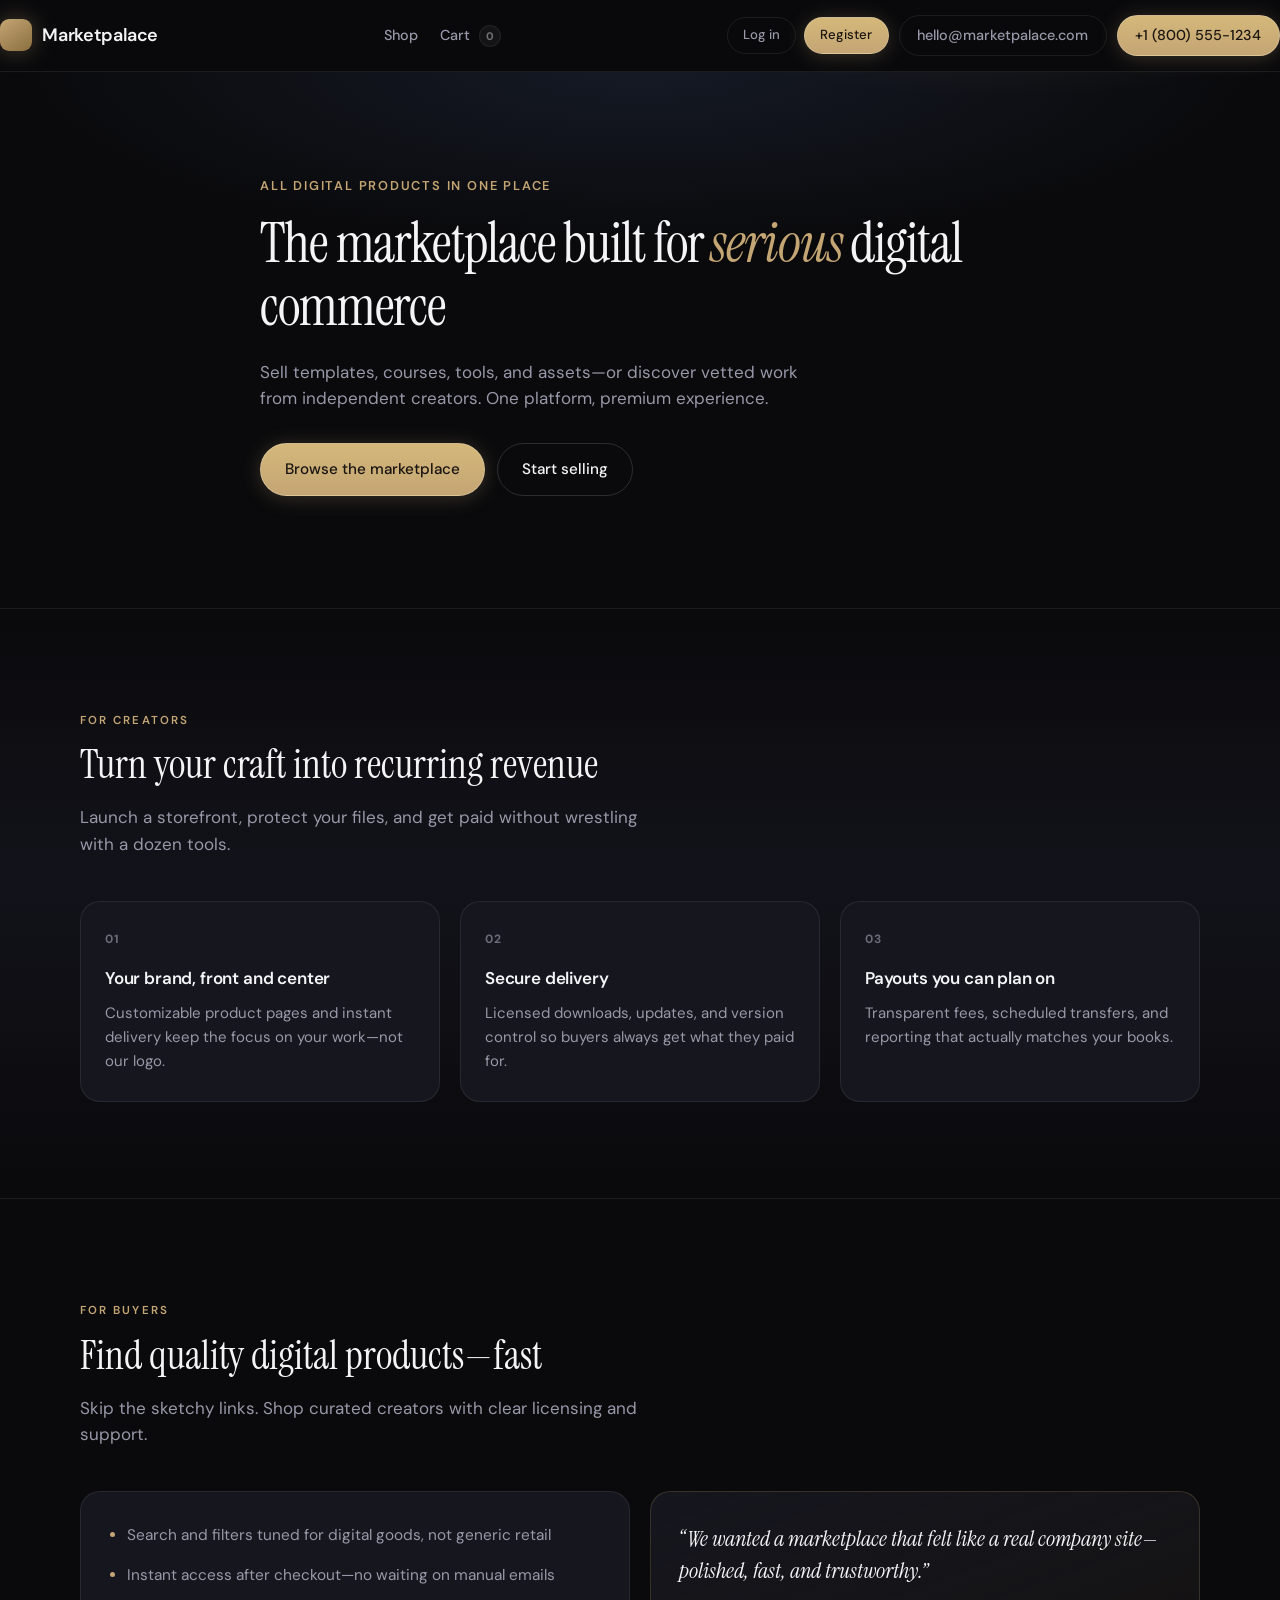
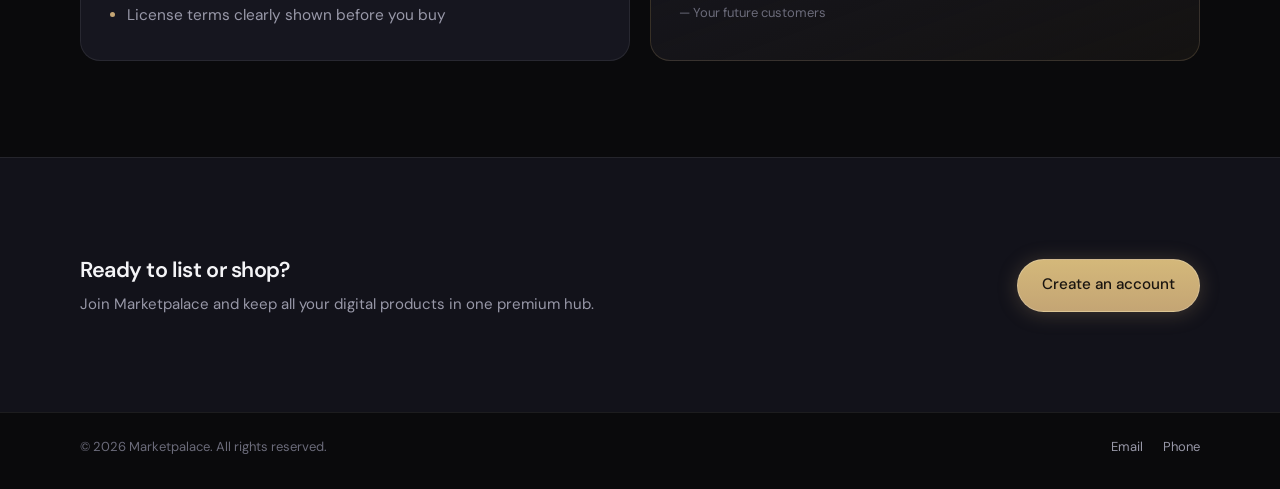
<file: index.html>
<!DOCTYPE html>
<html lang="en">
<head>
    <meta charset="UTF-8">
    <meta name="viewport" content="width=device-width, initial-scale=1.0">
    <title>Marketpalace — Digital Products Marketplace</title>
    <link rel="preconnect" href="https://fonts.googleapis.com">
    <link rel="preconnect" href="https://fonts.gstatic.com" crossorigin>
    <link href="https://fonts.googleapis.com/css2?family=DM+Sans:ital,opsz,wght@0,9..40,400;0,9..40,500;0,9..40,600;0,9..40,700;1,9..40,400&family=Instrument+Serif:ital@0;1&display=swap" rel="stylesheet">
    <link rel="stylesheet" href="style.css">
</head>
<body>
    <header class="site-header">
        <div class="container header-inner">
            <a href="index.html" class="logo" aria-label="Marketpalace home">
                <span class="logo-mark" aria-hidden="true"></span>
                <span class="logo-text">Marketpalace</span>
            </a>
            <nav class="header-nav-main" aria-label="Marketplace">
                <a href="shop.html">Shop</a>
                <a href="checkout.html" class="header-cart-link">Cart <span class="badge" data-mp-cart-count>0</span></a>
            </nav>
            <div class="header-actions">
                <span id="auth-links" class="header-auth-slot"></span>
                <a class="btn btn-ghost header-contact-email" href="mailto:hello@marketpalace.com">hello@marketpalace.com</a>
                <a class="btn btn-primary" href="tel:+18005551234">+1 (800) 555-1234</a>
            </div>
        </div>
    </header>

    <main>
        <section class="hero">
            <div class="hero-glow" aria-hidden="true"></div>
            <div class="container hero-inner">
                <p class="hero-eyebrow">All digital products in one place</p>
                <h1 class="hero-title">The marketplace built for <em>serious</em> digital commerce</h1>
                <p class="hero-lead">Sell templates, courses, tools, and assets—or discover vetted work from independent creators. One platform, premium experience.</p>
                <div class="hero-cta">
                    <a class="btn btn-primary btn-lg" href="shop.html">Browse the marketplace</a>
                    <a class="btn btn-outline btn-lg" href="register.html">Start selling</a>
                </div>
            </div>
        </section>

        <section class="section section-creators" id="for-creators" aria-labelledby="creators-heading">
            <div class="container">
                <div class="section-header">
                    <span class="section-label">For creators</span>
                    <h2 id="creators-heading" class="section-title">Turn your craft into recurring revenue</h2>
                    <p class="section-intro">Launch a storefront, protect your files, and get paid without wrestling with a dozen tools.</p>
                </div>
                <div class="feature-grid">
                    <article class="feature-card">
                        <div class="feature-icon" aria-hidden="true">01</div>
                        <h3 class="feature-title">Your brand, front and center</h3>
                        <p class="feature-copy">Customizable product pages and instant delivery keep the focus on your work—not our logo.</p>
                    </article>
                    <article class="feature-card">
                        <div class="feature-icon" aria-hidden="true">02</div>
                        <h3 class="feature-title">Secure delivery</h3>
                        <p class="feature-copy">Licensed downloads, updates, and version control so buyers always get what they paid for.</p>
                    </article>
                    <article class="feature-card">
                        <div class="feature-icon" aria-hidden="true">03</div>
                        <h3 class="feature-title">Payouts you can plan on</h3>
                        <p class="feature-copy">Transparent fees, scheduled transfers, and reporting that actually matches your books.</p>
                    </article>
                </div>
            </div>
        </section>

        <section class="section section-buyers" id="for-buyers" aria-labelledby="buyers-heading">
            <div class="container">
                <div class="section-header">
                    <span class="section-label">For buyers</span>
                    <h2 id="buyers-heading" class="section-title">Find quality digital products—fast</h2>
                    <p class="section-intro">Skip the sketchy links. Shop curated creators with clear licensing and support.</p>
                </div>
                <div class="buyer-split">
                    <div class="buyer-panel">
                        <ul class="checklist">
                            <li>Search and filters tuned for digital goods, not generic retail</li>
                            <li>Instant access after checkout—no waiting on manual emails</li>
                            <li>License terms clearly shown before you buy</li>
                        </ul>
                    </div>
                    <div class="buyer-panel buyer-panel-accent">
                        <blockquote class="buyer-quote">
                            <p>“We wanted a marketplace that felt like a real company site—polished, fast, and trustworthy.”</p>
                            <footer>— Your future customers</footer>
                        </blockquote>
                    </div>
                </div>
            </div>
        </section>

        <section class="section cta-band">
            <div class="container cta-band-inner">
                <div>
                    <h2 class="cta-title">Ready to list or shop?</h2>
                    <p class="cta-sub">Join Marketpalace and keep all your digital products in one premium hub.</p>
                </div>
                <a class="btn btn-primary btn-lg" href="register.html">Create an account</a>
            </div>
        </section>
    </main>

    <footer class="site-footer">
        <div class="container footer-inner">
            <p class="footer-brand">© <span id="year"></span> Marketpalace. All rights reserved.</p>
            <div class="footer-links">
                <a href="mailto:hello@marketpalace.com">Email</a>
                <a href="tel:+18005551234">Phone</a>
            </div>
        </div>
    </footer>

    <script src="js/marketpalace.js"></script>
    <script>
        document.getElementById("year").textContent = new Date().getFullYear();
    </script>
</body>
</html>
</file>
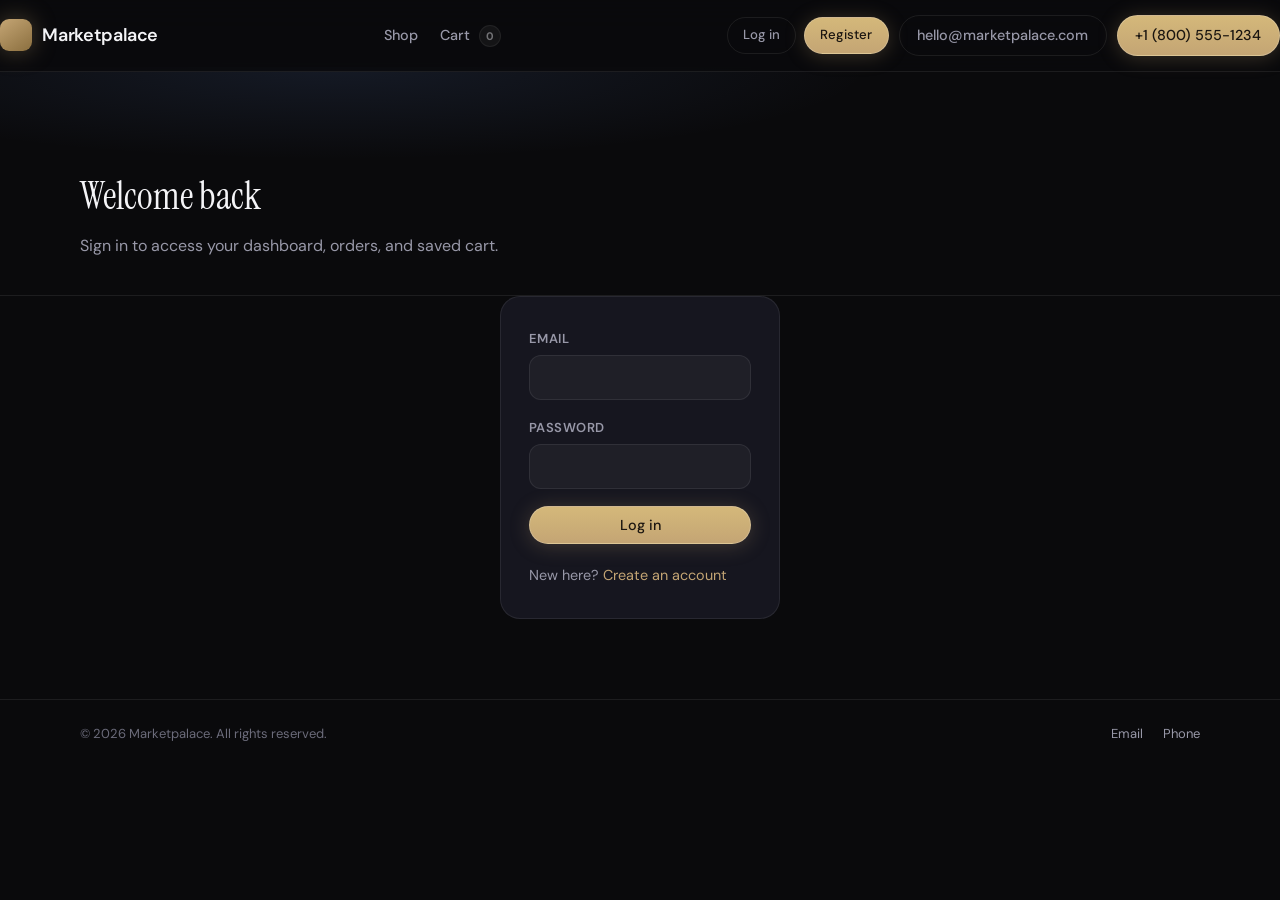
<file: checkout.html>
<!DOCTYPE html>
<html lang="en">
<head>
    <meta charset="UTF-8">
    <meta name="viewport" content="width=device-width, initial-scale=1.0">
    <title>Checkout — Marketpalace</title>
    <link rel="preconnect" href="https://fonts.googleapis.com">
    <link rel="preconnect" href="https://fonts.gstatic.com" crossorigin>
    <link href="https://fonts.googleapis.com/css2?family=DM+Sans:ital,opsz,wght@0,9..40,400;0,9..40,500;0,9..40,600;0,9..40,700;1,9..40,400&family=Instrument+Serif:ital@0;1&display=swap" rel="stylesheet">
    <link rel="stylesheet" href="style.css">
</head>
<body>
    <script src="js/marketpalace.js"></script>
    <script>
        if (!MarketpalaceApp.isLoggedIn()) {
            window.location.replace("login.html?next=" + encodeURIComponent("checkout.html"));
        }
    </script>

    <header class="site-header">
        <div class="container header-inner">
            <a href="index.html" class="logo" aria-label="Marketpalace home">
                <span class="logo-mark" aria-hidden="true"></span>
                <span class="logo-text">Marketpalace</span>
            </a>
            <nav class="header-nav-main" aria-label="Marketplace">
                <a href="shop.html">Shop</a>
                <a href="checkout.html" class="header-cart-link" aria-current="page">Cart <span class="badge" data-mp-cart-count>0</span></a>
            </nav>
            <div class="header-actions">
                <span id="auth-links" class="header-auth-slot"></span>
                <a class="btn btn-ghost header-contact-email" href="mailto:hello@marketpalace.com">hello@marketpalace.com</a>
                <a class="btn btn-primary" href="tel:+18005551234">+1 (800) 555-1234</a>
            </div>
        </div>
    </header>

    <main class="page-main">
        <div class="page-hero-mini">
            <div class="container">
                <h1 class="page-title">Checkout</h1>
                <p class="page-lead">Review your cart. This demo records the order locally—no real charges are processed.</p>
                <p class="danger-muted" role="note">Reminder: passwords and carts are stored in your browser only, not on a secure server.</p>
            </div>
        </div>
        <div class="container checkout-split stack-gap">
            <div class="cart-table-wrap" id="cart-section">
                <table class="cart-table" aria-label="Shopping cart">
                    <thead>
                        <tr>
                            <th>Product</th>
                            <th>Price</th>
                            <th>Qty</th>
                            <th>Line</th>
                        </tr>
                    </thead>
                    <tbody id="cart-rows"></tbody>
                </table>
                <div id="cart-empty" class="empty-state" hidden aria-live="polite">
                    <p>Your cart is empty. <a href="shop.html">Browse the marketplace</a>.</p>
                </div>
            </div>
            <div class="stack-gap">
                <div class="panel-card">
                    <h2 class="panel-title">Order summary</h2>
                    <div class="summary-rows">
                        <div class="summary-split">
                            <span class="summary-muted">Subtotal</span>
                            <span id="summary-subtotal"></span>
                        </div>
                        <div class="summary-split">
                            <span class="summary-muted">Tax &amp; fees</span>
                            <span>Included — demo only</span>
                        </div>
                        <div class="summary-split summary-total">
                            <span class="summary-muted">Due today</span>
                            <span id="summary-total"></span>
                        </div>
                    </div>
                    <button type="button" class="btn btn-primary full-width-btn" style="margin-top:1.25rem" id="checkout-btn">Complete purchase</button>
                    <div id="checkout-message" class="form-message form-footer-note" data-variant="error" hidden role="alert" style="margin-top: 0.75rem;"></div>
                </div>
                <div class="panel-card">
                    <h2 class="panel-title">Payment (placeholder)</h2>
                    <p class="panel-intro">Card fields are omitted in this starter build. Completing checkout stores the order locally for your dashboard.</p>
                    <label class="field-label" for="pay-notes">Buyer note (optional)</label>
                    <textarea id="pay-notes" name="notes" class="textarea-field" rows="3" placeholder="Instructions for delivery, PO number…"></textarea>
                </div>
            </div>
        </div>
    </main>

    <footer class="site-footer">
        <div class="container footer-inner">
            <p class="footer-brand">© <span id="year"></span> Marketpalace. All rights reserved.</p>
            <div class="footer-links">
                <a href="mailto:hello@marketpalace.com">Email</a>
                <a href="tel:+18005551234">Phone</a>
            </div>
        </div>
    </footer>

    <script>
        document.getElementById("year").textContent = new Date().getFullYear();

        function renderCheckout() {
            var pack = MarketpalaceApp.getCartWithProducts();
            var tbody = document.getElementById("cart-rows");
            var empty = document.getElementById("cart-empty");
            var table = tbody.closest(".cart-table-wrap").querySelector(".cart-table");

            if (pack.rows.length === 0) {
                table.hidden = true;
                empty.hidden = false;
                document.getElementById("checkout-btn").disabled = true;
                document.getElementById("summary-subtotal").textContent = MarketpalaceApp.formatMoney(0);
                document.getElementById("summary-total").textContent = MarketpalaceApp.formatMoney(0);
                return;
            }

            table.hidden = false;
            empty.hidden = true;
            document.getElementById("checkout-btn").disabled = false;

            tbody.innerHTML = pack.rows
                .map(function (row) {
                    var p = row.product;
                    var id = MarketpalaceApp.escapeHtml(p.id);
                    var title = MarketpalaceApp.escapeHtml(p.title);
                    return (
                        "<tr>" +
                        "<td>" + title + "</td>" +
                        "<td>" + MarketpalaceApp.formatMoney(p.price) + "</td>" +
                        '<td><span class="qty-controls">' +
                        '<button type="button" class="qty-btn" data-qty-change="' +
                        id +
                        '" data-delta="-1" aria-label="Decrease quantity">−</button>' +
                        '<span>' +
                        row.qty +
                        "</span>" +
                        '<button type="button" class="qty-btn" data-qty-change="' +
                        id +
                        '" data-delta="1" aria-label="Increase quantity">+</button>' +
                        "</span></td>" +
                        "<td>" + MarketpalaceApp.formatMoney(row.lineTotal) + "</td>" +
                        "</tr>"
                    );
                })
                .join("");

            document.getElementById("summary-subtotal").textContent = MarketpalaceApp.formatMoney(pack.subtotal);
            document.getElementById("summary-total").textContent = MarketpalaceApp.formatMoney(pack.subtotal);
        }

        document.addEventListener("DOMContentLoaded", function () {
            renderCheckout();

            document.getElementById("cart-rows").addEventListener("click", function (e) {
                var btn = e.target.closest("[data-qty-change]");
                if (!btn) return;
                var pid = btn.getAttribute("data-qty-change");
                var delta = parseInt(btn.getAttribute("data-delta"), 10);
                if (!pid || isNaN(delta)) return;

                var cart = MarketpalaceApp.getCart();
                var qty = 0;
                for (var i = 0; i < cart.length; i++) {
                    if (cart[i].productId === pid) qty = cart[i].qty || 1;
                }
                var nextQty = qty + delta;
                MarketpalaceApp.setLineQty(pid, nextQty);
                renderCheckout();
            });

            document.getElementById("checkout-btn").addEventListener("click", function () {
                var box = document.getElementById("checkout-message");
                box.hidden = true;

                var res = MarketpalaceApp.placeOrder();
                if (!res.ok) {
                    box.textContent = res.error || "Checkout failed.";
                    box.setAttribute("data-variant", "error");
                    box.hidden = false;
                    renderCheckout();
                    return;
                }

                MarketpalaceApp.refreshHeaderChrome();
                window.location.href = "dashboard.html";
            });

            window.addEventListener("focus", renderCheckout);
        });
    </script>
</body>
</html>
</file>
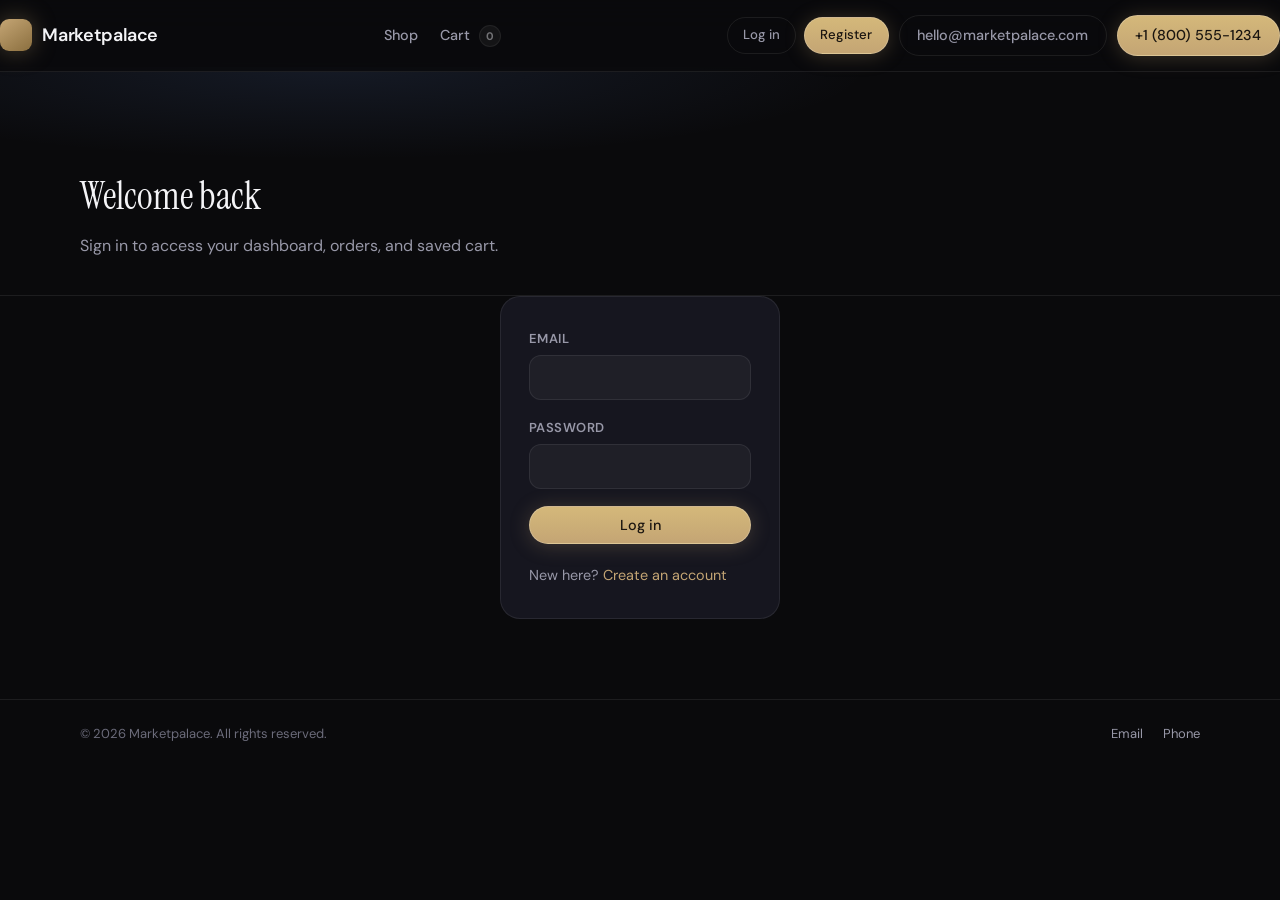
<file: dashboard.html>
<!DOCTYPE html>
<html lang="en">
<head>
    <meta charset="UTF-8">
    <meta name="viewport" content="width=device-width, initial-scale=1.0">
    <title>Dashboard — Marketpalace</title>
    <link rel="preconnect" href="https://fonts.googleapis.com">
    <link rel="preconnect" href="https://fonts.gstatic.com" crossorigin>
    <link href="https://fonts.googleapis.com/css2?family=DM+Sans:ital,opsz,wght@0,9..40,400;0,9..40,500;0,9..40,600;0,9..40,700;1,9..40,400&family=Instrument+Serif:ital@0;1&display=swap" rel="stylesheet">
    <link rel="stylesheet" href="style.css">
</head>
<body>
    <script src="js/marketpalace.js"></script>
    <script>
        if (!MarketpalaceApp.isLoggedIn()) {
            window.location.replace("login.html?next=" + encodeURIComponent("dashboard.html"));
        }
    </script>

    <header class="site-header">
        <div class="container header-inner">
            <a href="index.html" class="logo" aria-label="Marketpalace home">
                <span class="logo-mark" aria-hidden="true"></span>
                <span class="logo-text">Marketpalace</span>
            </a>
            <nav class="header-nav-main" aria-label="Marketplace">
                <a href="shop.html">Shop</a>
                <a href="checkout.html" class="header-cart-link">Cart <span class="badge" data-mp-cart-count>0</span></a>
            </nav>
            <div class="header-actions">
                <span id="auth-links" class="header-auth-slot"></span>
                <a class="btn btn-ghost header-contact-email" href="mailto:hello@marketpalace.com">hello@marketpalace.com</a>
                <a class="btn btn-primary" href="tel:+18005551234">+1 (800) 555-1234</a>
            </div>
        </div>
    </header>

    <main class="page-main">
        <div class="page-hero-mini">
            <div class="container">
                <h1 class="page-title" id="dash-welcome-title">Dashboard</h1>
                <p class="page-lead" id="dash-welcome-lead">Manage your orders and listings.</p>
            </div>
        </div>
        <div class="container dashboard-grid">
            <div class="stack-gap">
                <div class="panel-card">
                    <h2 class="panel-title">Your orders</h2>
                    <p class="panel-intro">Purchases made from this browser are listed here (demo only).</p>
                    <div id="orders-list" class="order-list"></div>
                </div>

                <div class="panel-card" id="creator-upload" hidden>
                    <h2 class="panel-title">Upload a product</h2>
                    <p class="panel-intro">File names are stored with the listing. No server upload—this is a front-end prototype.</p>
                    <form id="upload-form" class="form-stack" novalidate>
                        <div id="upload-message" class="form-message" data-variant="error" hidden role="alert"></div>
                        <div>
                            <label class="field-label" for="product-title">Title</label>
                            <input id="product-title" name="title" type="text" class="input-field" required>
                        </div>
                        <div>
                            <label class="field-label" for="product-desc">Description</label>
                            <textarea id="product-desc" name="description" class="textarea-field" rows="4" required></textarea>
                        </div>
                        <div>
                            <label class="field-label" for="product-price">Price (USD)</label>
                            <input id="product-price" name="price" type="number" class="input-field" min="0" step="0.01" required placeholder="29.00">
                        </div>
                        <div>
                            <label class="field-label" for="product-file">Digital file</label>
                            <input id="product-file" name="file" type="file" class="input-field" style="padding: 0.55rem">
                            <p class="file-input-note">For this demo, only the file name and size are saved in your browser.</p>
                        </div>
                        <button type="submit" class="btn btn-primary">Publish product</button>
                    </form>
                </div>

                <div class="panel-card" id="creator-listings" hidden>
                    <h2 class="panel-title">Your listings</h2>
                    <p class="panel-intro">Products shoppers see on the marketplace.</p>
                    <div class="cart-table-wrap">
                        <table class="cart-table">
                            <thead>
                                <tr>
                                    <th>Title</th>
                                    <th>Price</th>
                                    <th>File</th>
                                </tr>
                            </thead>
                            <tbody id="creator-products-body"></tbody>
                        </table>
                    </div>
                    <div id="no-listings-note" class="empty-state form-footer-note" hidden style="margin-top: 1rem; border:none; background:none; padding-left: 0;">
                        You have not listed any products yet.
                    </div>
                </div>
            </div>

            <aside class="stack-gap">
                <div class="panel-card">
                    <h2 class="panel-title">Account</h2>
                    <div class="summary-rows">
                        <div class="summary-split">
                            <span class="summary-muted">Role</span>
                            <span id="account-role"></span>
                        </div>
                        <div class="summary-split">
                            <span class="summary-muted">Email</span>
                            <span id="account-email"></span>
                        </div>
                    </div>
                    <div style="margin-top: 1rem" class="stack-gap">
                        <a class="btn btn-outline full-width-btn" href="shop.html">Go to marketplace</a>
                        <a class="btn btn-primary full-width-btn" href="checkout.html">View cart checkout</a>
                    </div>
                </div>
            </aside>
        </div>
    </main>

    <footer class="site-footer">
        <div class="container footer-inner">
            <p class="footer-brand">© <span id="year"></span> Marketpalace. All rights reserved.</p>
            <div class="footer-links">
                <a href="mailto:hello@marketpalace.com">Email</a>
                <a href="tel:+18005551234">Phone</a>
            </div>
        </div>
    </footer>

    <script>
        document.getElementById("year").textContent = new Date().getFullYear();

        function formatDate(ts) {
            if (!ts) return "—";
            var d = new Date(ts);
            return d.toLocaleString();
        }

        function renderDashboard() {
            var profile = MarketpalaceApp.getCurrentProfile();
            if (!profile) return;

            document.getElementById("dash-welcome-title").textContent = "Hey, " + profile.user.displayName;
            document.getElementById("dash-welcome-lead").textContent =
                profile.user.role === "creator"
                    ? "Review orders below and publish digital products straight to your shop."
                    : "Your purchase history stays on this device for demo purposes.";
            document.getElementById("account-role").textContent = profile.user.role === "creator" ? "Creator" : "Buyer";
            document.getElementById("account-email").textContent = profile.user.email;

            var orders = MarketpalaceApp.getOrders().filter(function (o) {
                return (o.buyerEmail || "").toLowerCase() === profile.user.emailLower;
            });

            var list = document.getElementById("orders-list");

            if (orders.length === 0) {
                list.innerHTML = '<div class="empty-state" style="text-align:left">No orders yet.</div>';
            } else {
                list.innerHTML = orders
                    .map(function (o) {
                        var lines = (o.items || [])
                            .map(function (item) {
                                return (
                                    "<li>" +
                                    MarketpalaceApp.escapeHtml(item.title) +
                                    " · " +
                                    MarketpalaceApp.formatMoney(item.price) +
                                    " × " +
                                    item.qty +
                                    "</li>"
                                );
                            })
                            .join("");
                        return (
                            '<article class="order-card-mini">' +
                            '<div class="order-card-mini-head">' +
                            "<span>" +
                            formatDate(o.placedAt) +
                            '</span><span class="tag-pill">' +
                            MarketpalaceApp.escapeHtml(o.status || "paid") +
                            "</span></div>" +
                            '<ul class="order-lines">' +
                            lines +
                            "</ul>" +
                            '<p style="margin:0.5rem 0 0;font-size:0.9rem;color:var(--text-muted);">Total: ' +
                            MarketpalaceApp.formatMoney(o.total) +
                            "</p>" +
                            '<p style="margin:0.35rem 0 0;font-size:0.8rem;color:var(--text-faint);">' +
                            MarketpalaceApp.escapeHtml(o.note || "") +
                            "</p>" +
                            "</article>"
                        );
                    })
                    .join("");
            }

            var creator = profile.user.role === "creator";
            document.getElementById("creator-upload").hidden = !creator;
            document.getElementById("creator-listings").hidden = !creator;

            if (!creator) return;

            var products = MarketpalaceApp.getProducts().filter(function (p) {
                return (p.creatorEmail || "").toLowerCase() === profile.user.emailLower;
            });

            var body = document.getElementById("creator-products-body");
            var emptyNote = document.getElementById("no-listings-note");

            if (products.length === 0) {
                body.innerHTML = "";
                emptyNote.hidden = false;
            } else {
                emptyNote.hidden = true;
                body.innerHTML = products
                    .map(function (p) {
                        return (
                            "<tr><td>" +
                            MarketpalaceApp.escapeHtml(p.title) +
                            "</td><td>" +
                            MarketpalaceApp.formatMoney(p.price) +
                            "</td><td>" +
                            MarketpalaceApp.escapeHtml(p.fileName || "—") +
                            "</td></tr>"
                        );
                    })
                    .join("");
            }
        }

        document.addEventListener("DOMContentLoaded", function () {
            renderDashboard();

            var form = document.getElementById("upload-form");
            var um = document.getElementById("upload-message");

            form.addEventListener("submit", function (e) {
                e.preventDefault();
                um.hidden = true;

                var res = MarketpalaceApp.addProductFromForm({
                    title: document.getElementById("product-title").value,
                    description: document.getElementById("product-desc").value,
                    price: document.getElementById("product-price").value,
                    fileInput: document.getElementById("product-file"),
                });

                if (!res.ok) {
                    um.textContent = res.error;
                    um.setAttribute("data-variant", "error");
                    um.hidden = false;
                    return;
                }

                um.textContent = "Product saved to marketplace.";
                um.setAttribute("data-variant", "success");
                um.hidden = false;
                form.reset();
                renderDashboard();
            });
        });

        window.addEventListener("focus", renderDashboard);
    </script>
</body>
</html>
</file>
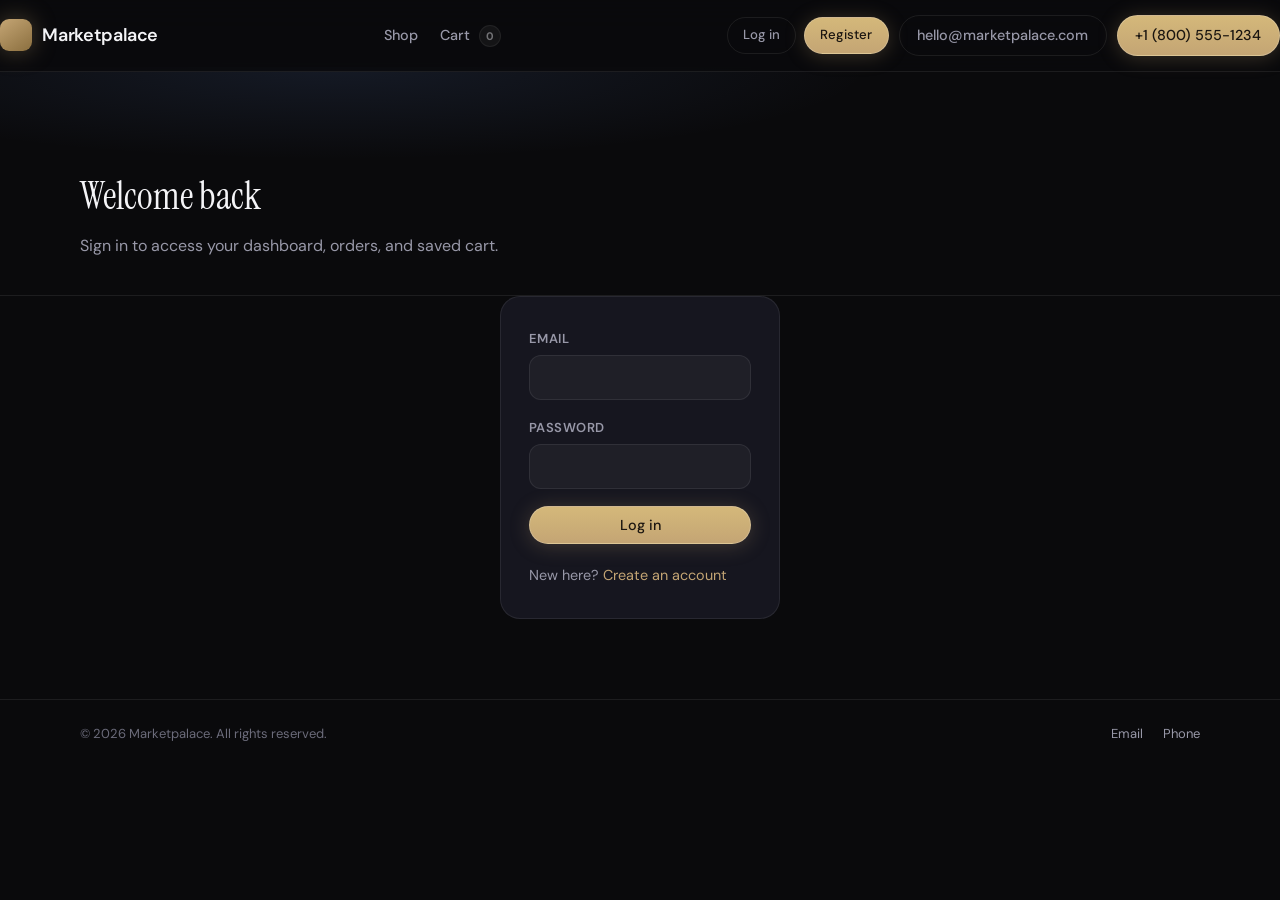
<file: login.html>
<!DOCTYPE html>
<html lang="en">
<head>
    <meta charset="UTF-8">
    <meta name="viewport" content="width=device-width, initial-scale=1.0">
    <title>Log in — Marketpalace</title>
    <link rel="preconnect" href="https://fonts.googleapis.com">
    <link rel="preconnect" href="https://fonts.gstatic.com" crossorigin>
    <link href="https://fonts.googleapis.com/css2?family=DM+Sans:ital,opsz,wght@0,9..40,400;0,9..40,500;0,9..40,600;0,9..40,700;1,9..40,400&family=Instrument+Serif:ital@0;1&display=swap" rel="stylesheet">
    <link rel="stylesheet" href="style.css">
</head>
<body>
    <header class="site-header">
        <div class="container header-inner">
            <a href="index.html" class="logo" aria-label="Marketpalace home">
                <span class="logo-mark" aria-hidden="true"></span>
                <span class="logo-text">Marketpalace</span>
            </a>
            <nav class="header-nav-main" aria-label="Marketplace">
                <a href="shop.html">Shop</a>
                <a href="checkout.html" class="header-cart-link">Cart <span class="badge" data-mp-cart-count>0</span></a>
            </nav>
            <div class="header-actions">
                <span id="auth-links" class="header-auth-slot"></span>
                <a class="btn btn-ghost header-contact-email" href="mailto:hello@marketpalace.com">hello@marketpalace.com</a>
                <a class="btn btn-primary" href="tel:+18005551234">+1 (800) 555-1234</a>
            </div>
        </div>
    </header>

    <main class="page-main">
        <div class="page-hero-mini">
            <div class="container">
                <h1 class="page-title">Welcome back</h1>
                <p class="page-lead">Sign in to access your dashboard, orders, and saved cart.</p>
            </div>
        </div>
        <div class="container stack-gap">
            <div class="auth-card">
                <form id="login-form" class="form-stack" novalidate>
                    <div id="login-message" class="form-message" data-variant="error" hidden role="alert"></div>
                    <div>
                        <label class="field-label" for="login-email">Email</label>
                        <input id="login-email" name="email" type="email" class="input-field" autocomplete="username" required>
                    </div>
                    <div>
                        <label class="field-label" for="login-password">Password</label>
                        <input id="login-password" name="password" type="password" class="input-field" autocomplete="current-password" required>
                    </div>
                    <button type="submit" class="btn btn-primary full-width-btn">Log in</button>
                </form>
                <p class="form-footer-note">New here? <a href="register.html">Create an account</a></p>
            </div>
        </div>
    </main>

    <footer class="site-footer">
        <div class="container footer-inner">
            <p class="footer-brand">© <span id="year"></span> Marketpalace. All rights reserved.</p>
            <div class="footer-links">
                <a href="mailto:hello@marketpalace.com">Email</a>
                <a href="tel:+18005551234">Phone</a>
            </div>
        </div>
    </footer>

    <script src="js/marketpalace.js"></script>
    <script>
        document.getElementById("year").textContent = new Date().getFullYear();

        function getNextTarget() {
            var params = new URLSearchParams(window.location.search);
            var next = params.get("next");
            if (!next || !/^[a-z0-9._-]+\.html$/i.test(next)) return "dashboard.html";
            return next;
        }

        var form = document.getElementById("login-form");
        var msg = document.getElementById("login-message");

        form.addEventListener("submit", function (e) {
            e.preventDefault();
            msg.hidden = true;
            var email = document.getElementById("login-email").value.trim();
            var password = document.getElementById("login-password").value;

            var res = MarketpalaceApp.loginUser(email, password);
            if (!res.ok) {
                msg.textContent = res.error;
                msg.setAttribute("data-variant", "error");
                msg.hidden = false;
                return;
            }
            MarketpalaceApp.refreshHeaderChrome();
            window.location.href = getNextTarget();
        });
    </script>
</body>
</html>
</file>
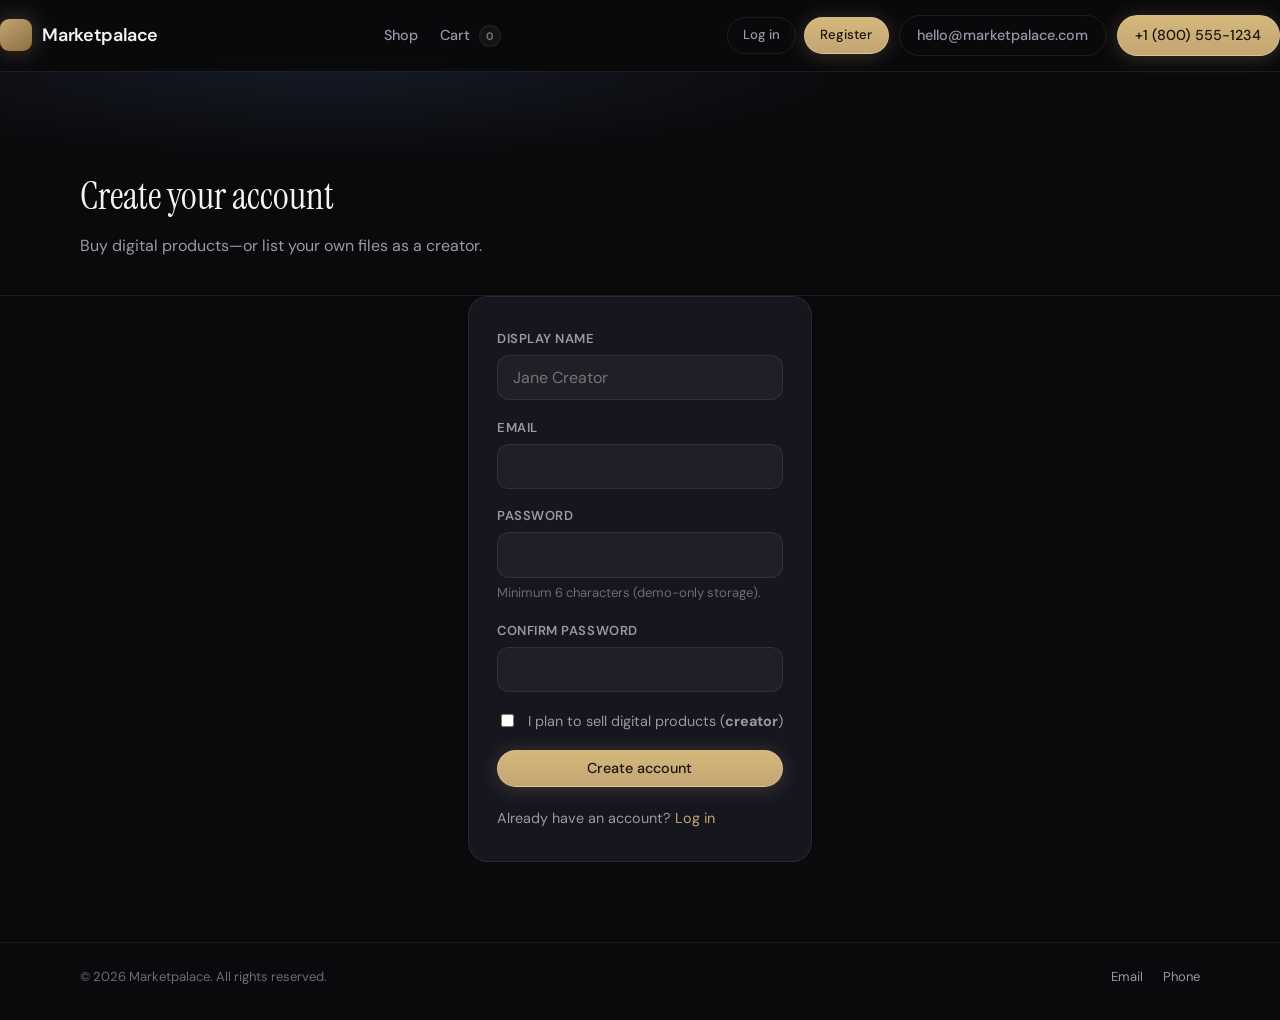
<file: register.html>
<!DOCTYPE html>
<html lang="en">
<head>
    <meta charset="UTF-8">
    <meta name="viewport" content="width=device-width, initial-scale=1.0">
    <title>Register — Marketpalace</title>
    <link rel="preconnect" href="https://fonts.googleapis.com">
    <link rel="preconnect" href="https://fonts.gstatic.com" crossorigin>
    <link href="https://fonts.googleapis.com/css2?family=DM+Sans:ital,opsz,wght@0,9..40,400;0,9..40,500;0,9..40,600;0,9..40,700;1,9..40,400&family=Instrument+Serif:ital@0;1&display=swap" rel="stylesheet">
    <link rel="stylesheet" href="style.css">
</head>
<body>
    <header class="site-header">
        <div class="container header-inner">
            <a href="index.html" class="logo" aria-label="Marketpalace home">
                <span class="logo-mark" aria-hidden="true"></span>
                <span class="logo-text">Marketpalace</span>
            </a>
            <nav class="header-nav-main" aria-label="Marketplace">
                <a href="shop.html">Shop</a>
                <a href="checkout.html" class="header-cart-link">Cart <span class="badge" data-mp-cart-count>0</span></a>
            </nav>
            <div class="header-actions">
                <span id="auth-links" class="header-auth-slot"></span>
                <a class="btn btn-ghost header-contact-email" href="mailto:hello@marketpalace.com">hello@marketpalace.com</a>
                <a class="btn btn-primary" href="tel:+18005551234">+1 (800) 555-1234</a>
            </div>
        </div>
    </header>

    <main class="page-main">
        <div class="page-hero-mini">
            <div class="container">
                <h1 class="page-title">Create your account</h1>
                <p class="page-lead">Buy digital products—or list your own files as a creator.</p>
            </div>
        </div>
        <div class="container stack-gap">
            <div class="auth-card">
                <form id="register-form" class="form-stack" novalidate>
                    <div id="register-message" class="form-message" data-variant="error" hidden role="alert"></div>
                    <div>
                        <label class="field-label" for="reg-display">Display name</label>
                        <input id="reg-display" name="displayName" type="text" class="input-field" autocomplete="nickname" placeholder="Jane Creator">
                    </div>
                    <div>
                        <label class="field-label" for="reg-email">Email</label>
                        <input id="reg-email" name="email" type="email" class="input-field" autocomplete="email" required>
                    </div>
                    <div>
                        <label class="field-label" for="reg-password">Password</label>
                        <input id="reg-password" name="password" type="password" class="input-field" autocomplete="new-password" required minlength="6">
                        <p class="file-input-note">Minimum 6 characters (demo-only storage).</p>
                    </div>
                    <div>
                        <label class="field-label" for="reg-password2">Confirm password</label>
                        <input id="reg-password2" name="password2" type="password" class="input-field" autocomplete="new-password" required>
                    </div>
                    <label class="checkbox-row">
                        <input id="reg-creator" type="checkbox" name="creator">
                        <span>I plan to sell digital products (<strong>creator</strong>)</span>
                    </label>
                    <button type="submit" class="btn btn-primary full-width-btn">Create account</button>
                </form>
                <p class="form-footer-note">Already have an account? <a href="login.html">Log in</a></p>
            </div>
        </div>
    </main>

    <footer class="site-footer">
        <div class="container footer-inner">
            <p class="footer-brand">© <span id="year"></span> Marketpalace. All rights reserved.</p>
            <div class="footer-links">
                <a href="mailto:hello@marketpalace.com">Email</a>
                <a href="tel:+18005551234">Phone</a>
            </div>
        </div>
    </footer>

    <script src="js/marketpalace.js"></script>
    <script>
        document.getElementById("year").textContent = new Date().getFullYear();

        var form = document.getElementById("register-form");
        var msg = document.getElementById("register-message");

        form.addEventListener("submit", function (e) {
            e.preventDefault();
            msg.hidden = true;

            var displayName = document.getElementById("reg-display").value;
            var email = document.getElementById("reg-email").value.trim();
            var pw = document.getElementById("reg-password").value;
            var pw2 = document.getElementById("reg-password2").value;
            var isCreator = document.getElementById("reg-creator").checked;

            if (pw !== pw2) {
                msg.textContent = "Passwords do not match.";
                msg.setAttribute("data-variant", "error");
                msg.hidden = false;
                return;
            }

            var res = MarketpalaceApp.registerUser(email, pw, displayName, isCreator);
            if (!res.ok) {
                msg.textContent = res.error;
                msg.setAttribute("data-variant", "error");
                msg.hidden = false;
                return;
            }

            var loginTry = MarketpalaceApp.loginUser(email, pw);
            if (!loginTry.ok) {
                msg.textContent = "Registered, but login failed unexpectedly.";
                msg.setAttribute("data-variant", "error");
                msg.hidden = false;
                return;
            }

            MarketpalaceApp.refreshHeaderChrome();
            window.location.href = "dashboard.html";
        });
    </script>
</body>
</html>
</file>
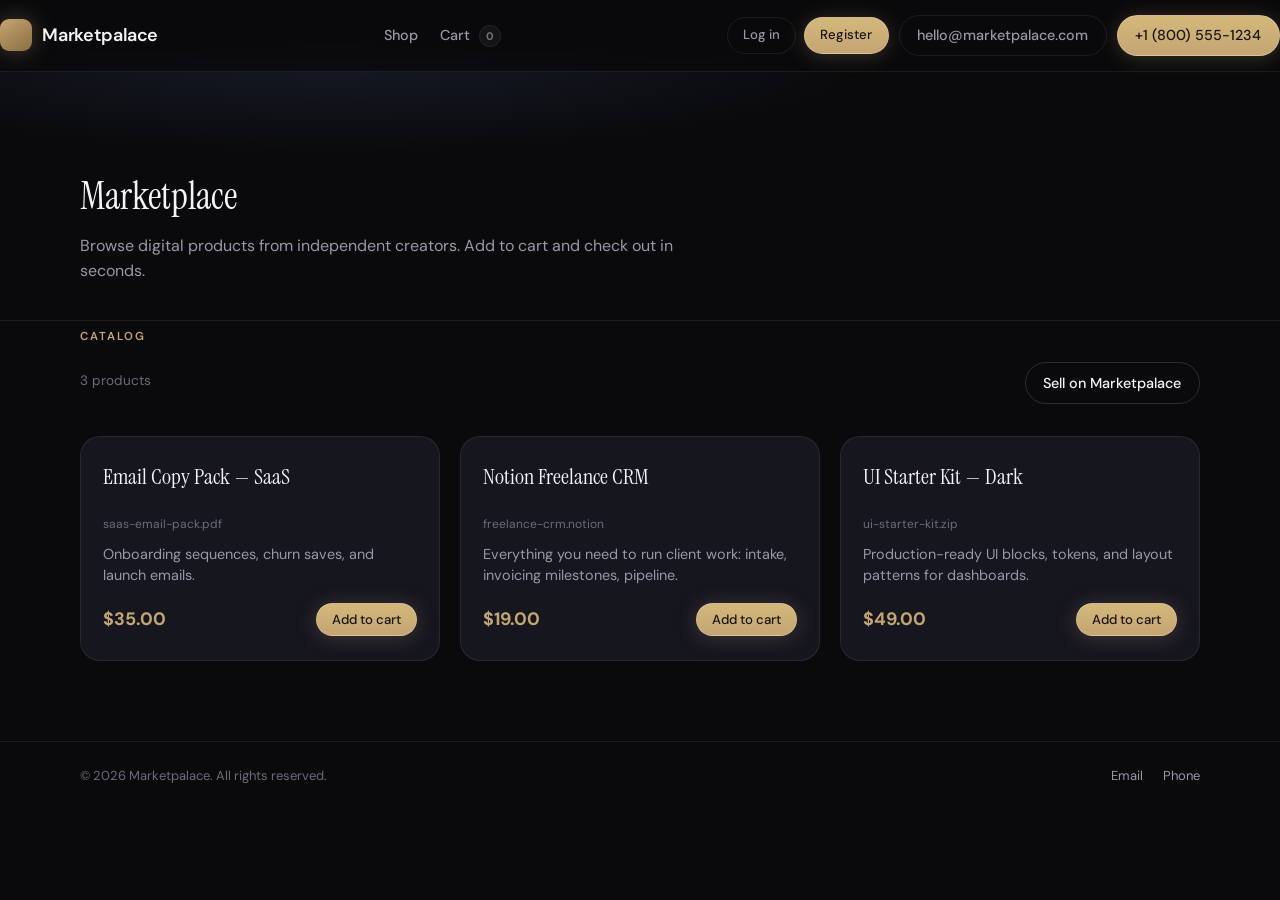
<file: shop.html>
<!DOCTYPE html>
<html lang="en">
<head>
    <meta charset="UTF-8">
    <meta name="viewport" content="width=device-width, initial-scale=1.0">
    <title>Shop — Marketpalace</title>
    <link rel="preconnect" href="https://fonts.googleapis.com">
    <link rel="preconnect" href="https://fonts.gstatic.com" crossorigin>
    <link href="https://fonts.googleapis.com/css2?family=DM+Sans:ital,opsz,wght@0,9..40,400;0,9..40,500;0,9..40,600;0,9..40,700;1,9..40,400&family=Instrument+Serif:ital@0;1&display=swap" rel="stylesheet">
    <link rel="stylesheet" href="style.css">
</head>
<body>
    <header class="site-header">
        <div class="container header-inner">
            <a href="index.html" class="logo" aria-label="Marketpalace home">
                <span class="logo-mark" aria-hidden="true"></span>
                <span class="logo-text">Marketpalace</span>
            </a>
            <nav class="header-nav-main" aria-label="Marketplace">
                <a href="shop.html" aria-current="page">Shop</a>
                <a href="checkout.html" class="header-cart-link">Cart <span class="badge" data-mp-cart-count>0</span></a>
            </nav>
            <div class="header-actions">
                <span id="auth-links" class="header-auth-slot"></span>
                <a class="btn btn-ghost header-contact-email" href="mailto:hello@marketpalace.com">hello@marketpalace.com</a>
                <a class="btn btn-primary" href="tel:+18005551234">+1 (800) 555-1234</a>
            </div>
        </div>
    </header>

    <main class="page-main">
        <div class="page-hero-mini">
            <div class="container">
                <h1 class="page-title">Marketplace</h1>
                <p class="page-lead">Browse digital products from independent creators. Add to cart and check out in seconds.</p>
            </div>
        </div>
        <div class="container">
            <div class="products-toolbar">
                <div>
                    <span class="section-label">Catalog</span>
                    <p class="product-count" id="product-count" aria-live="polite"></p>
                </div>
                <a class="btn btn-outline" href="dashboard.html">Sell on Marketpalace</a>
            </div>
            <div id="product-grid" class="product-grid" role="list"></div>
            <div id="products-empty" class="empty-state" hidden>
                <p>No products yet. Register as a creator and upload from your dashboard—or check back soon.</p>
            </div>
        </div>
    </main>

    <footer class="site-footer">
        <div class="container footer-inner">
            <p class="footer-brand">© <span id="year"></span> Marketpalace. All rights reserved.</p>
            <div class="footer-links">
                <a href="mailto:hello@marketpalace.com">Email</a>
                <a href="tel:+18005551234">Phone</a>
            </div>
        </div>
    </footer>

    <script src="js/marketpalace.js"></script>
    <script>
        document.getElementById("year").textContent = new Date().getFullYear();

        function renderProducts() {
            var products = MarketpalaceApp.getProducts().slice().sort(function (a, b) {
                return (b.createdAt || 0) - (a.createdAt || 0);
            });

            var grid = document.getElementById("product-grid");
            var empty = document.getElementById("products-empty");
            var count = document.getElementById("product-count");

            count.textContent = products.length + " product" + (products.length === 1 ? "" : "s");

            if (products.length === 0) {
                grid.innerHTML = "";
                empty.hidden = false;
                return;
            }

            empty.hidden = true;

            grid.innerHTML = products
                .map(function (p) {
                    var desc = MarketpalaceApp.escapeHtml(p.description);
                    var title = MarketpalaceApp.escapeHtml(p.title);
                    var fileLabel = MarketpalaceApp.escapeHtml(p.fileName || "Digital file");
                    return (
                        '<article class="product-card" role="listitem">' +
                        '<h2 class="product-card-title">' + title + '</h2>' +
                        '<p class="product-meta">' + fileLabel + "</p>" +
                        '<p class="product-desc">' + desc + "</p>" +
                        '<div class="product-foot">' +
                        '<span class="product-price">' + MarketpalaceApp.formatMoney(p.price) + "</span>" +
                        '<div class="product-actions">' +
                        '<button type="button" class="btn btn-primary btn-nav" data-add-cart="' +
                        String(p.id).replace(/&/g, "&amp;").replace(/"/g, "&quot;") +
                        '">Add to cart</button>' +
                        "</div></div></article>"
                    );
                })
                .join("");
        }

        document.addEventListener("DOMContentLoaded", function () {
            renderProducts();
            document.getElementById("product-grid").addEventListener("click", function (e) {
                var btn = e.target.closest("[data-add-cart]");
                if (!btn) return;
                var id = btn.getAttribute("data-add-cart");
                if (!id) return;
                MarketpalaceApp.addToCart(id);
            });
        });

        window.addEventListener("storage", function (e) {
            if (!e.key || e.key.indexOf("mp_") !== 0) return;
            renderProducts();
        });

        window.addEventListener("focus", renderProducts);
    </script>
</body>
</html>
</file>
<file: style.css>
/* Marketpalace — dark premium marketplace */

:root {
    --bg-deep: #0a0a0c;
    --bg-elevated: #12121a;
    --bg-card: #16161f;
    --border-subtle: rgba(255, 255, 255, 0.08);
    --border-strong: rgba(255, 255, 255, 0.14);
    --text-primary: #f4f4f7;
    --text-muted: #9898a8;
    --text-faint: #6b6b7a;
    --accent: #c4a574;
    --accent-soft: rgba(196, 165, 116, 0.15);
    --accent-glow: rgba(196, 165, 116, 0.35);
    --blue-mist: rgba(100, 140, 220, 0.12);
    --font-sans: "DM Sans", system-ui, -apple-system, sans-serif;
    --font-display: "Instrument Serif", Georgia, serif;
    --radius: 12px;
    --radius-lg: 20px;
    --header-h: 72px;
    --container: min(1120px, calc(100% - 48px));
    --ease: cubic-bezier(0.22, 1, 0.36, 1);
}

*,
*::before,
*::after {
    box-sizing: border-box;
}

html {
    scroll-behavior: smooth;
}

body {
    margin: 0;
    font-family: var(--font-sans);
    font-size: 17px;
    line-height: 1.55;
    color: var(--text-primary);
    background: var(--bg-deep);
    -webkit-font-smoothing: antialiased;
}

img {
    max-width: 100%;
    height: auto;
}

a {
    color: inherit;
    text-decoration: none;
}

.container {
    width: var(--container);
    margin-inline: auto;
}

/* Header */
.site-header {
    position: sticky;
    top: 0;
    z-index: 100;
    height: var(--header-h);
    display: flex;
    align-items: center;
    background: rgba(10, 10, 12, 0.75);
    backdrop-filter: blur(16px);
    -webkit-backdrop-filter: blur(16px);
    border-bottom: 1px solid var(--border-subtle);
}

.header-inner {
    display: flex;
    align-items: center;
    justify-content: space-between;
    gap: 1.5rem;
    width: 100%;
}

.logo {
    display: inline-flex;
    align-items: center;
    gap: 0.65rem;
    font-weight: 600;
    font-size: 1.125rem;
    letter-spacing: -0.02em;
}

.logo-mark {
    width: 32px;
    height: 32px;
    border-radius: 9px;
    background: linear-gradient(145deg, var(--accent) 0%, #8b6f3f 100%);
    box-shadow: 0 0 24px var(--accent-glow);
}

.logo-text {
    color: var(--text-primary);
}

.header-actions {
    display: flex;
    flex-wrap: wrap;
    align-items: center;
    justify-content: flex-end;
    gap: 0.625rem;
}

/* Buttons */
.btn {
    display: inline-flex;
    align-items: center;
    justify-content: center;
    padding: 0.55rem 1.1rem;
    font-family: inherit;
    font-size: 0.9rem;
    font-weight: 500;
    border-radius: 999px;
    border: 1px solid transparent;
    cursor: pointer;
    transition:
        background 0.2s var(--ease),
        border-color 0.2s var(--ease),
        color 0.2s var(--ease),
        transform 0.15s var(--ease);
}

.btn:active {
    transform: scale(0.98);
}

.btn-primary {
    background: linear-gradient(180deg, #d4b87a 0%, var(--accent) 100%);
    color: #1a1510;
    border-color: rgba(255, 255, 255, 0.2);
    box-shadow: 0 2px 20px rgba(196, 165, 116, 0.25);
}

.btn-primary:hover {
    filter: brightness(1.06);
}

.btn-ghost {
    background: transparent;
    color: var(--text-muted);
    border-color: var(--border-subtle);
}

.btn-ghost:hover {
    color: var(--text-primary);
    border-color: var(--border-strong);
    background: rgba(255, 255, 255, 0.04);
}

.btn-outline {
    background: transparent;
    color: var(--text-primary);
    border-color: var(--border-strong);
}

.btn-outline:hover {
    border-color: var(--accent);
    background: var(--accent-soft);
}

.btn-lg {
    padding: 0.85rem 1.5rem;
    font-size: 0.95rem;
}

/* Hero */
.hero {
    position: relative;
    padding: clamp(3.5rem, 10vw, 6.5rem) 0 clamp(4rem, 12vw, 7rem);
    overflow: hidden;
}

.hero-glow {
    position: absolute;
    inset: -40% -20% auto;
    height: clamp(380px, 55vw, 520px);
    background:
        radial-gradient(ellipse 50% 50% at 50% 40%, var(--blue-mist) 0%, transparent 70%),
        radial-gradient(ellipse 35% 40% at 70% 20%, var(--accent-soft) 0%, transparent 65%);
    pointer-events: none;
}

.hero-inner {
    position: relative;
    max-width: 760px;
}

.hero-eyebrow {
    margin: 0 0 1rem;
    font-size: 0.8rem;
    font-weight: 600;
    letter-spacing: 0.14em;
    text-transform: uppercase;
    color: var(--accent);
}

.hero-title {
    margin: 0 0 1.25rem;
    font-family: var(--font-display);
    font-size: clamp(2.35rem, 5.5vw, 3.45rem);
    font-weight: 400;
    line-height: 1.15;
    letter-spacing: -0.02em;
}

.hero-title em {
    font-style: italic;
    color: var(--accent);
}

.hero-lead {
    margin: 0 0 2rem;
    font-size: 1.0625rem;
    color: var(--text-muted);
    max-width: 34em;
}

.hero-cta {
    display: flex;
    flex-wrap: wrap;
    gap: 0.75rem;
}

/* Sections */
.section {
    padding: clamp(4rem, 10vw, 6rem) 0;
}

.section-label {
    display: inline-block;
    margin-bottom: 0.65rem;
    font-size: 0.72rem;
    font-weight: 600;
    letter-spacing: 0.18em;
    text-transform: uppercase;
    color: var(--accent);
}

.section-title {
    margin: 0 0 1rem;
    font-family: var(--font-display);
    font-size: clamp(1.85rem, 4vw, 2.5rem);
    font-weight: 400;
    line-height: 1.2;
}

.section-intro {
    margin: 0;
    max-width: 36rem;
    color: var(--text-muted);
}

.section-header {
    margin-bottom: 2.75rem;
}

.section-creators {
    border-top: 1px solid var(--border-subtle);
    background: linear-gradient(180deg, var(--bg-deep) 0%, var(--bg-elevated) 45%, var(--bg-deep) 100%);
}

.section-buyers {
    border-top: 1px solid var(--border-subtle);
}

.feature-grid {
    display: grid;
    grid-template-columns: repeat(3, 1fr);
    gap: 1.25rem;
}

.feature-card {
    padding: 1.75rem 1.5rem;
    background: var(--bg-card);
    border: 1px solid var(--border-subtle);
    border-radius: var(--radius-lg);
    transition: border-color 0.2s var(--ease), transform 0.2s var(--ease);
}

.feature-card:hover {
    border-color: var(--border-strong);
    transform: translateY(-3px);
}

.feature-icon {
    font-size: 0.75rem;
    font-weight: 700;
    letter-spacing: 0.06em;
    color: var(--text-faint);
    margin-bottom: 1rem;
}

.feature-title {
    margin: 0 0 0.65rem;
    font-size: 1.0625rem;
    font-weight: 600;
    letter-spacing: -0.01em;
}

.feature-copy {
    margin: 0;
    font-size: 0.9375rem;
    color: var(--text-muted);
    line-height: 1.6;
}

.buyer-split {
    display: grid;
    grid-template-columns: 1fr 1fr;
    gap: 1.25rem;
    align-items: stretch;
}

.buyer-panel {
    padding: 2rem 1.75rem;
    background: var(--bg-card);
    border: 1px solid var(--border-subtle);
    border-radius: var(--radius-lg);
}

.buyer-panel-accent {
    background: linear-gradient(160deg, var(--bg-card) 0%, rgba(196, 165, 116, 0.06) 100%);
    border-color: rgba(196, 165, 116, 0.2);
}

.checklist {
    margin: 0;
    padding-left: 1.15rem;
    color: var(--text-muted);
    display: grid;
    gap: 1rem;
    font-size: 0.9625rem;
}

.checklist li::marker {
    color: var(--accent);
}

.buyer-quote {
    margin: 0;
}

.buyer-quote p {
    margin: 0 0 1rem;
    font-family: var(--font-display);
    font-size: 1.35rem;
    font-style: italic;
    line-height: 1.45;
    color: var(--text-primary);
}

.buyer-quote footer {
    font-size: 0.8125rem;
    color: var(--text-faint);
}

.cta-band {
    border-top: 1px solid var(--border-subtle);
    background: var(--bg-elevated);
}

.cta-band-inner {
    display: flex;
    flex-wrap: wrap;
    align-items: center;
    justify-content: space-between;
    gap: 1.5rem;
}

.cta-title {
    margin: 0 0 0.35rem;
    font-size: 1.35rem;
    font-weight: 600;
    letter-spacing: -0.02em;
}

.cta-sub {
    margin: 0;
    font-size: 0.9375rem;
    color: var(--text-muted);
}

/* Footer */
.site-footer {
    border-top: 1px solid var(--border-subtle);
    padding: 1.5rem 0 2rem;
}

.footer-inner {
    display: flex;
    flex-wrap: wrap;
    align-items: center;
    justify-content: space-between;
    gap: 1rem;
}

.footer-brand {
    margin: 0;
    font-size: 0.8125rem;
    color: var(--text-faint);
}

.footer-links {
    display: flex;
    gap: 1.25rem;
}

.footer-links a {
    font-size: 0.8125rem;
    color: var(--text-muted);
}

.footer-links a:hover {
    color: var(--accent);
}

/* App navigation — extends header without changing base look */
.header-nav-main {
    display: flex;
    align-items: center;
    gap: 1.35rem;
    flex: 1;
    justify-content: center;
    min-width: 0;
}

.header-nav-main a {
    font-size: 0.9rem;
    font-weight: 500;
    color: var(--text-muted);
    white-space: nowrap;
    transition: color 0.2s var(--ease);
}

.header-nav-main a:hover {
    color: var(--text-primary);
}

.header-cart-link .badge[data-empty="1"] {
    opacity: 0.45;
}

.header-auth-slot {
    display: flex;
    flex-wrap: wrap;
    align-items: center;
    gap: 0.5rem;
}

.btn-nav {
    padding: 0.45rem 0.95rem;
    font-size: 0.825rem;
}

.header-user-chip {
    display: inline-flex;
    align-items: center;
    gap: 0.35rem;
    font-size: 0.8125rem;
    color: var(--text-muted);
    max-width: 140px;
    overflow: hidden;
    text-overflow: ellipsis;
    white-space: nowrap;
}

.header-user-dot {
    width: 6px;
    height: 6px;
    border-radius: 50%;
    background: var(--accent);
    box-shadow: 0 0 10px var(--accent-glow);
}

.badge {
    display: inline-flex;
    align-items: center;
    justify-content: center;
    min-width: 1.35rem;
    height: 1.35rem;
    padding: 0 0.35rem;
    margin-left: 0.35rem;
    font-size: 0.6875rem;
    font-weight: 700;
    letter-spacing: 0.02em;
    vertical-align: middle;
    border-radius: 999px;
    background: rgba(255, 255, 255, 0.1);
    color: var(--text-primary);
    border: 1px solid var(--border-strong);
}

/* Page shell — inner pages reuse dark UI */
.page-hero-mini {
    position: relative;
    padding: clamp(2rem, 6vw, 3rem) 0 clamp(1.75rem, 4vw, 2.25rem);
    border-bottom: 1px solid var(--border-subtle);
}

.page-hero-mini::before {
    content: "";
    position: absolute;
    inset: -30% -10% auto;
    height: 220px;
    background: radial-gradient(ellipse 50% 60% at 30% 0%, var(--blue-mist) 0%, transparent 70%);
    pointer-events: none;
}

.page-hero-mini .container {
    position: relative;
}

.page-title {
    margin: 0 0 0.5rem;
    font-family: var(--font-display);
    font-size: clamp(1.85rem, 4vw, 2.35rem);
    font-weight: 400;
}

.page-lead {
    margin: 0;
    font-size: 1rem;
    color: var(--text-muted);
    max-width: 40rem;
}

.page-main {
    padding: clamp(1.75rem, 5vw, 3rem) 0 clamp(3rem, 8vw, 5rem);
}

.stack-gap {
    display: flex;
    flex-direction: column;
    gap: 1.25rem;
}

/* Forms */
.auth-card {
    max-width: 440px;
    margin: 0 auto;
    padding: 2rem 1.75rem;
    background: var(--bg-card);
    border: 1px solid var(--border-subtle);
    border-radius: var(--radius-lg);
}

.form-stack {
    display: flex;
    flex-direction: column;
    gap: 1.1rem;
}

.field-label {
    display: block;
    margin-bottom: 0.35rem;
    font-size: 0.8125rem;
    font-weight: 600;
    color: var(--text-muted);
    letter-spacing: 0.04em;
    text-transform: uppercase;
}

.input-field,
.textarea-field,
.select-field {
    width: 100%;
    padding: 0.7rem 0.95rem;
    font-family: inherit;
    font-size: 1rem;
    color: var(--text-primary);
    background: rgba(255, 255, 255, 0.04);
    border: 1px solid var(--border-subtle);
    border-radius: var(--radius);
    transition: border-color 0.2s var(--ease), background 0.2s var(--ease);
}

.input-field:focus,
.textarea-field:focus,
.select-field:focus {
    outline: none;
    border-color: var(--accent);
    background: rgba(255, 255, 255, 0.06);
}

.file-input-note {
    margin: 0.35rem 0 0;
    font-size: 0.8125rem;
    color: var(--text-faint);
}

.checkbox-row {
    display: flex;
    align-items: flex-start;
    gap: 0.65rem;
    font-size: 0.9rem;
    color: var(--text-muted);
}

.checkbox-row input[type="checkbox"] {
    margin-top: 0.25rem;
    accent-color: var(--accent);
}

.form-message {
    font-size: 0.8875rem;
    padding: 0.65rem 0.85rem;
    border-radius: var(--radius);
    margin: 0;
}

.form-message[data-variant="error"] {
    background: rgba(220, 80, 80, 0.12);
    border: 1px solid rgba(220, 80, 80, 0.35);
    color: #f2b4b4;
}

.form-message[data-variant="success"] {
    background: rgba(86, 180, 140, 0.12);
    border: 1px solid rgba(86, 180, 140, 0.35);
    color: #b8ebd4;
}

.form-footer-note {
    margin: 1.25rem 0 0;
    font-size: 0.9rem;
    color: var(--text-muted);
}

.form-footer-note a {
    color: var(--accent);
}

.form-footer-note a:hover {
    text-decoration: underline;
}

.full-width-btn {
    width: 100%;
}

/* Dashboard layout */
.dashboard-grid {
    display: grid;
    grid-template-columns: 1fr;
    gap: 1.5rem;
}

@media (min-width: 920px) {
    .dashboard-grid {
        grid-template-columns: minmax(0, 2fr) minmax(260px, 1fr);
        align-items: start;
    }
}

.panel-card {
    padding: 1.65rem 1.5rem;
    background: var(--bg-card);
    border: 1px solid var(--border-subtle);
    border-radius: var(--radius-lg);
}

.panel-title {
    margin: 0 0 1.15rem;
    font-size: 1.05rem;
    font-weight: 600;
}

.panel-intro {
    margin: -0.5rem 0 1rem;
    font-size: 0.9rem;
    color: var(--text-muted);
}

.order-list {
    display: grid;
    gap: 1rem;
}

.order-card-mini {
    padding: 1.1rem 1.05rem;
    border-radius: var(--radius);
    border: 1px solid var(--border-subtle);
    background: rgba(255, 255, 255, 0.02);
}

.order-card-mini-head {
    display: flex;
    flex-wrap: wrap;
    justify-content: space-between;
    gap: 0.5rem;
    margin-bottom: 0.65rem;
    font-size: 0.8125rem;
    color: var(--text-muted);
}

.order-lines {
    margin: 0;
    padding-left: 1.1rem;
    font-size: 0.8875rem;
    color: var(--text-muted);
}

.tag-pill {
    display: inline-block;
    padding: 0.2rem 0.55rem;
    font-size: 0.6875rem;
    font-weight: 600;
    letter-spacing: 0.06em;
    text-transform: uppercase;
    border-radius: 999px;
    background: var(--accent-soft);
    border: 1px solid rgba(196, 165, 116, 0.35);
    color: var(--accent);
}

/* Product grid — shop listing */
.products-toolbar {
    display: flex;
    flex-wrap: wrap;
    align-items: flex-end;
    justify-content: space-between;
    gap: 1rem;
    margin-bottom: 2rem;
}

.product-count {
    font-size: 0.85rem;
    color: var(--text-faint);
}

.product-grid {
    display: grid;
    grid-template-columns: repeat(auto-fill, minmax(280px, 1fr));
    gap: 1.25rem;
}

.product-card {
    display: flex;
    flex-direction: column;
    padding: 1.5rem 1.35rem;
    background: var(--bg-card);
    border: 1px solid var(--border-subtle);
    border-radius: var(--radius-lg);
    transition: border-color 0.2s var(--ease), transform 0.2s var(--ease);
}

.product-card:hover {
    border-color: var(--border-strong);
    transform: translateY(-3px);
}

.product-card-title {
    margin: 0 0 0.5rem;
    font-family: var(--font-display);
    font-size: 1.35rem;
    font-weight: 400;
}

.product-meta {
    font-size: 0.75rem;
    color: var(--text-faint);
    margin-bottom: 0.65rem;
}

.product-desc {
    margin: 0 0 1rem;
    font-size: 0.9rem;
    color: var(--text-muted);
    flex-grow: 1;
    line-height: 1.5;
}

.product-foot {
    display: flex;
    flex-wrap: wrap;
    align-items: center;
    justify-content: space-between;
    gap: 0.75rem;
}

.product-price {
    font-size: 1.125rem;
    font-weight: 700;
    color: var(--accent);
}

.product-actions {
    display: flex;
    gap: 0.5rem;
}

.empty-state {
    text-align: center;
    padding: 3rem 1rem;
    color: var(--text-muted);
    border: 1px dashed var(--border-strong);
    border-radius: var(--radius-lg);
    background: rgba(255, 255, 255, 0.02);
}

/* Checkout tables */
.cart-table-wrap {
    overflow-x: auto;
    border-radius: var(--radius-lg);
    border: 1px solid var(--border-subtle);
}

.cart-table {
    width: 100%;
    border-collapse: collapse;
    font-size: 0.9rem;
}

.cart-table th,
.cart-table td {
    padding: 0.95rem 1rem;
    text-align: left;
    border-bottom: 1px solid var(--border-subtle);
}

.cart-table th {
    font-size: 0.7rem;
    text-transform: uppercase;
    letter-spacing: 0.1em;
    color: var(--text-faint);
    background: rgba(255, 255, 255, 0.02);
}

.cart-table tr:last-child td {
    border-bottom: none;
}

.qty-controls {
    display: inline-flex;
    align-items: center;
    gap: 0.35rem;
}

.qty-btn {
    width: 32px;
    height: 32px;
    border-radius: 8px;
    border: 1px solid var(--border-strong);
    background: transparent;
    color: var(--text-primary);
    font-size: 1.05rem;
    cursor: pointer;
    line-height: 1;
    transition: border-color 0.2s var(--ease), background 0.2s var(--ease);
}

.qty-btn:hover {
    border-color: var(--accent);
    background: var(--accent-soft);
}

.checkout-split {
    display: grid;
    gap: 1.5rem;
}

@media (min-width: 880px) {
    .checkout-split {
        grid-template-columns: minmax(0, 3fr) minmax(260px, 1fr);
        align-items: start;
    }
}

.summary-rows {
    display: grid;
    gap: 0.65rem;
    font-size: 0.9rem;
}

.summary-rows .summary-muted {
    color: var(--text-muted);
    margin: 0;
}

.summary-rows .summary-split > span:last-child {
    text-align: right;
    font-variant-numeric: tabular-nums;
}

.summary-split {
    display: flex;
    justify-content: space-between;
    gap: 1rem;
}

.summary-total {
    margin-top: 0.85rem;
    padding-top: 0.95rem;
    border-top: 1px solid var(--border-strong);
    font-size: 1.05rem;
    font-weight: 600;
}

.danger-muted {
    color: #e88888;
    font-size: 0.85rem;
}

@media (max-width: 880px) {
    .feature-grid {
        grid-template-columns: 1fr;
    }

    .buyer-split {
        grid-template-columns: 1fr;
    }
}

@media (max-width: 640px) {
    .site-header .header-inner {
        flex-wrap: wrap;
        row-gap: 0.75rem;
    }

    .logo {
        flex: 1;
        min-width: 0;
    }

    .header-nav-main {
        order: 2;
        width: 100%;
        justify-content: flex-start;
    }

    .header-actions {
        order: 3;
        width: 100%;
        justify-content: flex-start;
        flex-wrap: wrap;
    }

    .header-contact-email {
        display: none;
    }

    .header-actions .btn.btn-primary:last-child {
        margin-left: auto;
    }

    .hero-cta .btn {
        width: 100%;
    }

    .cta-band-inner .btn {
        width: 100%;
    }
}
</file>
